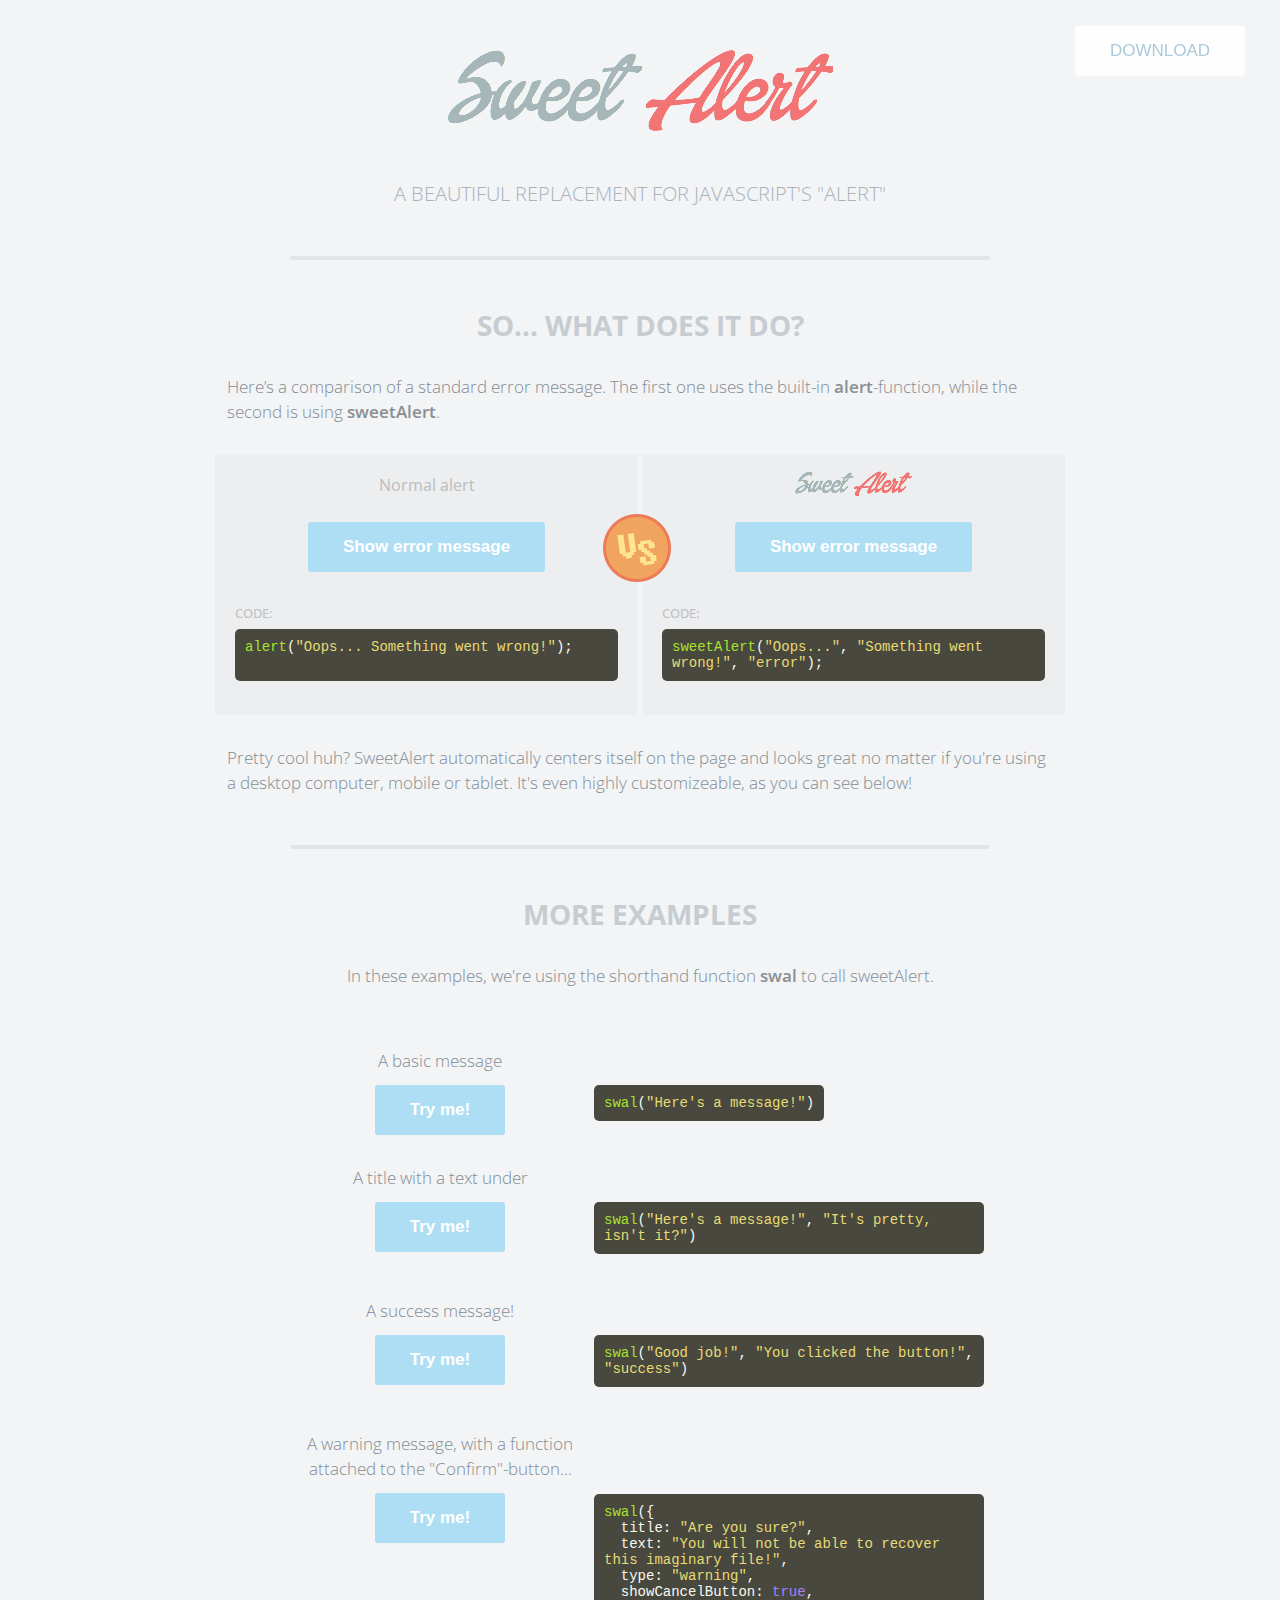
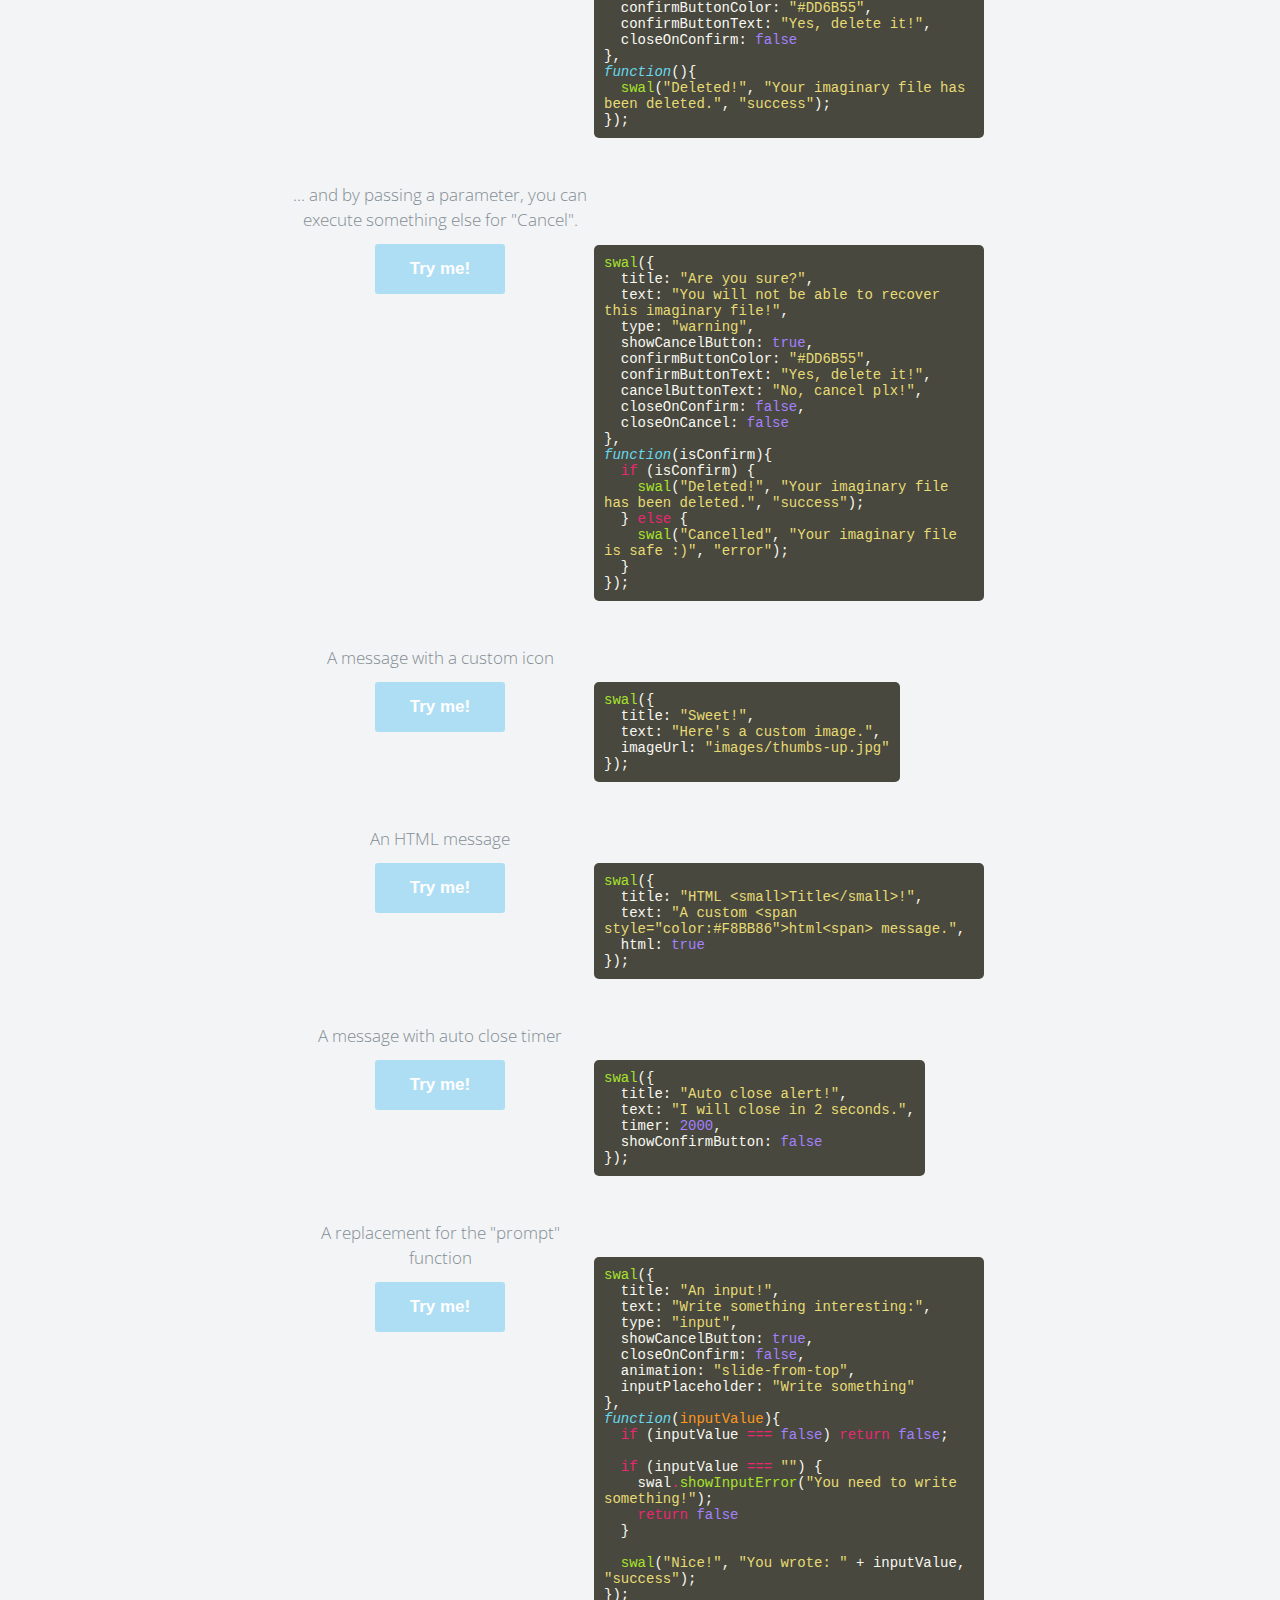
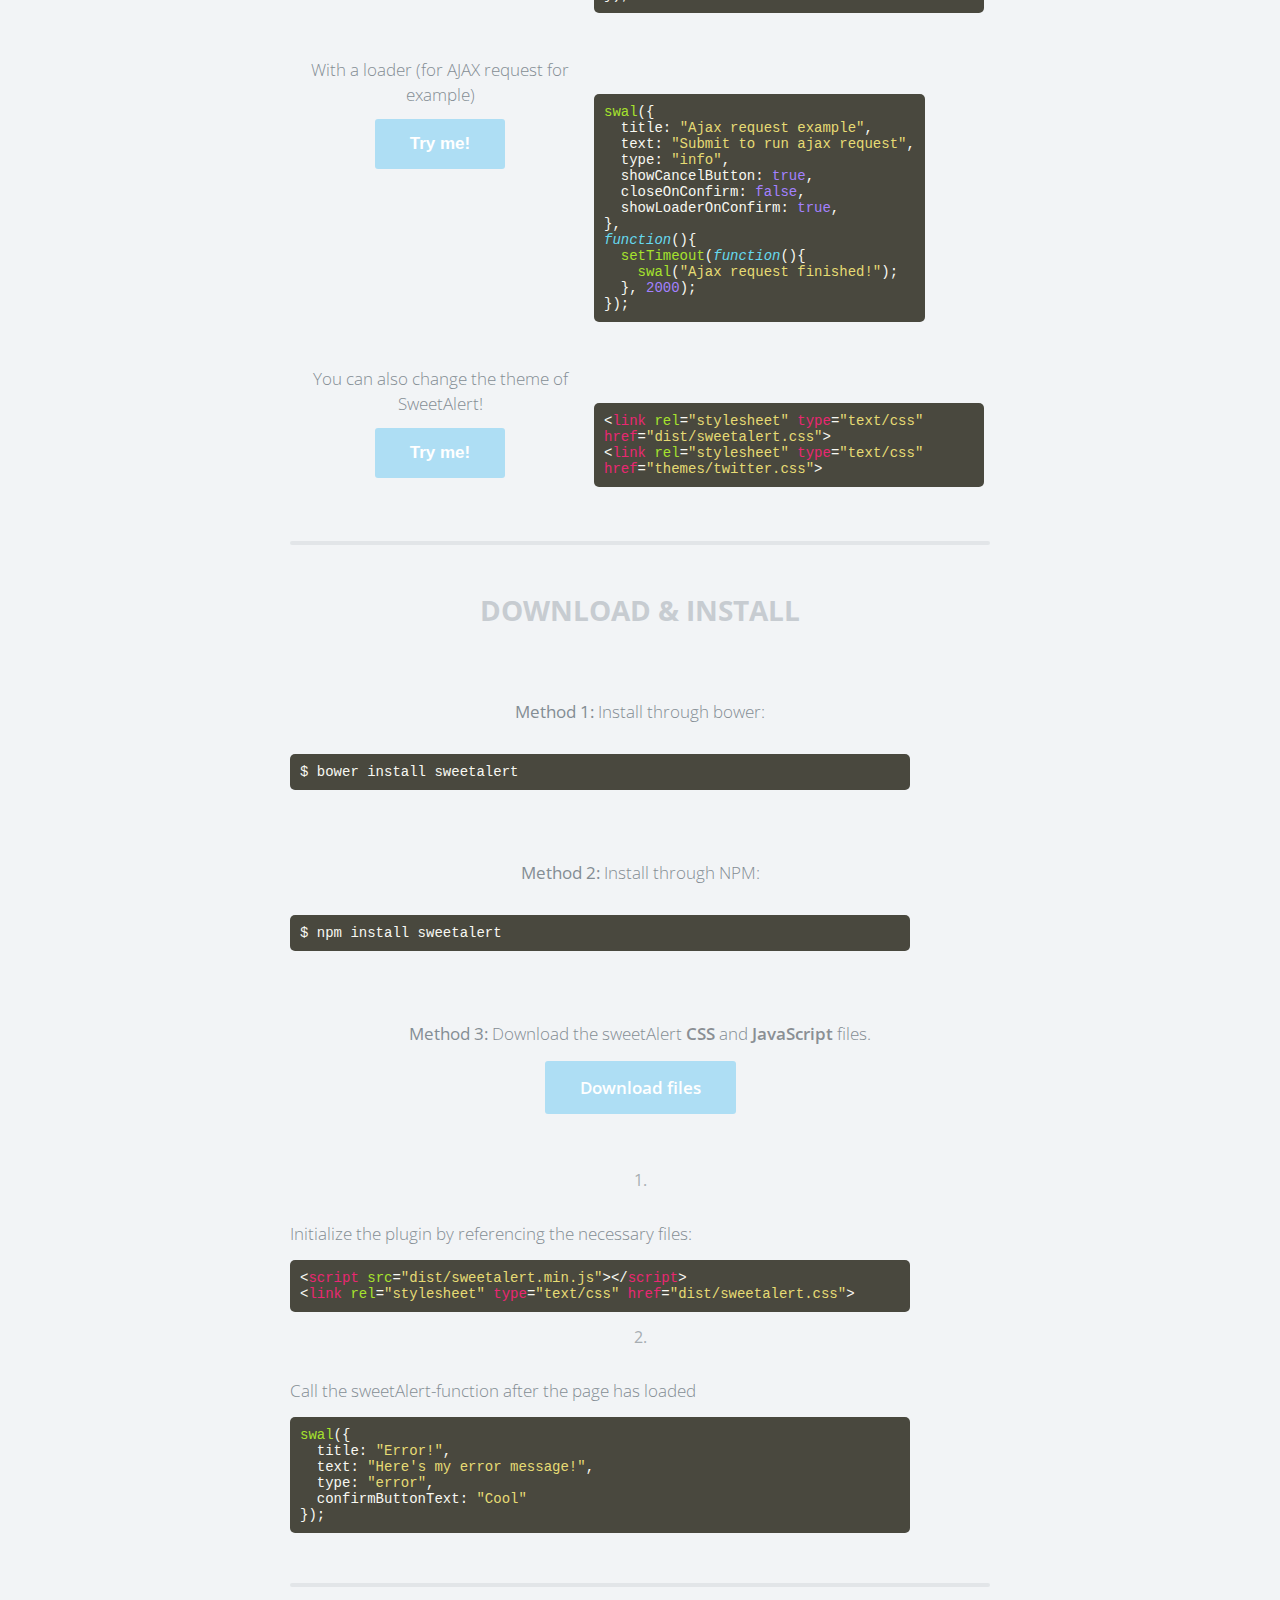
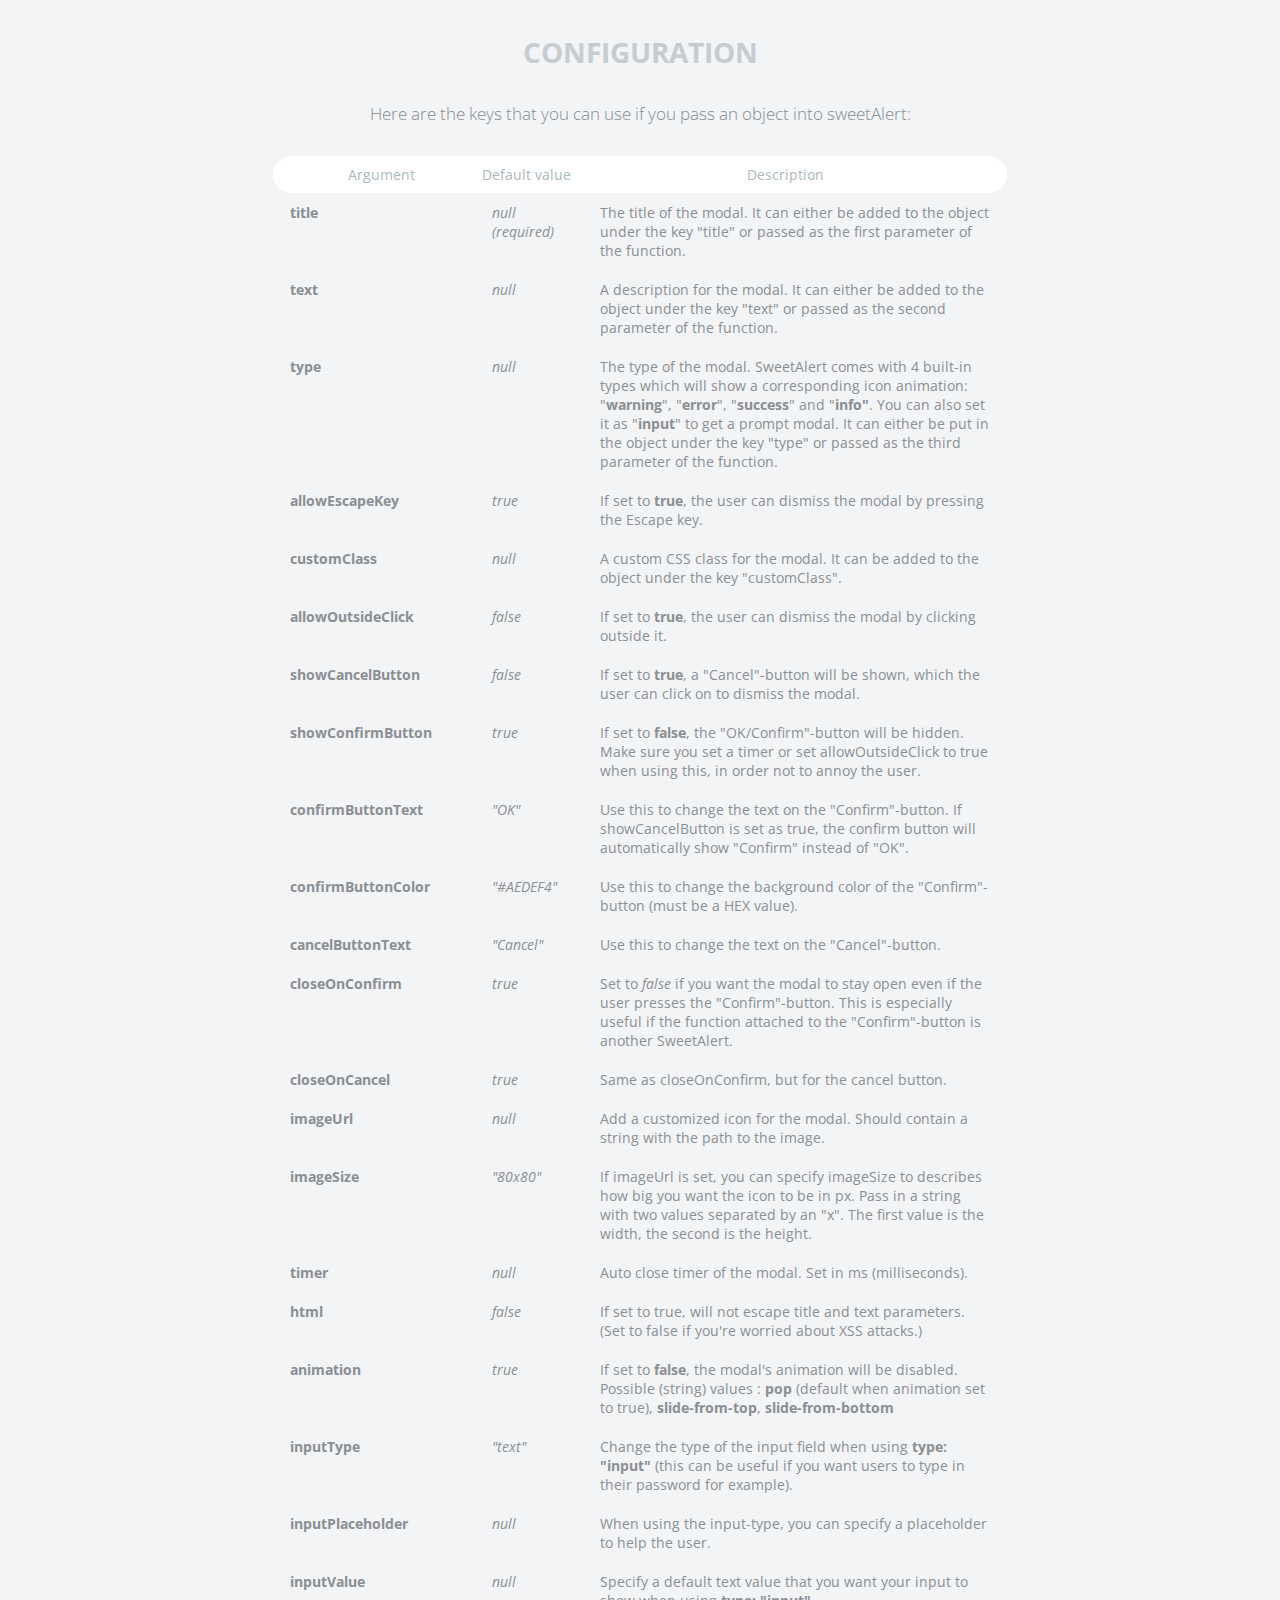
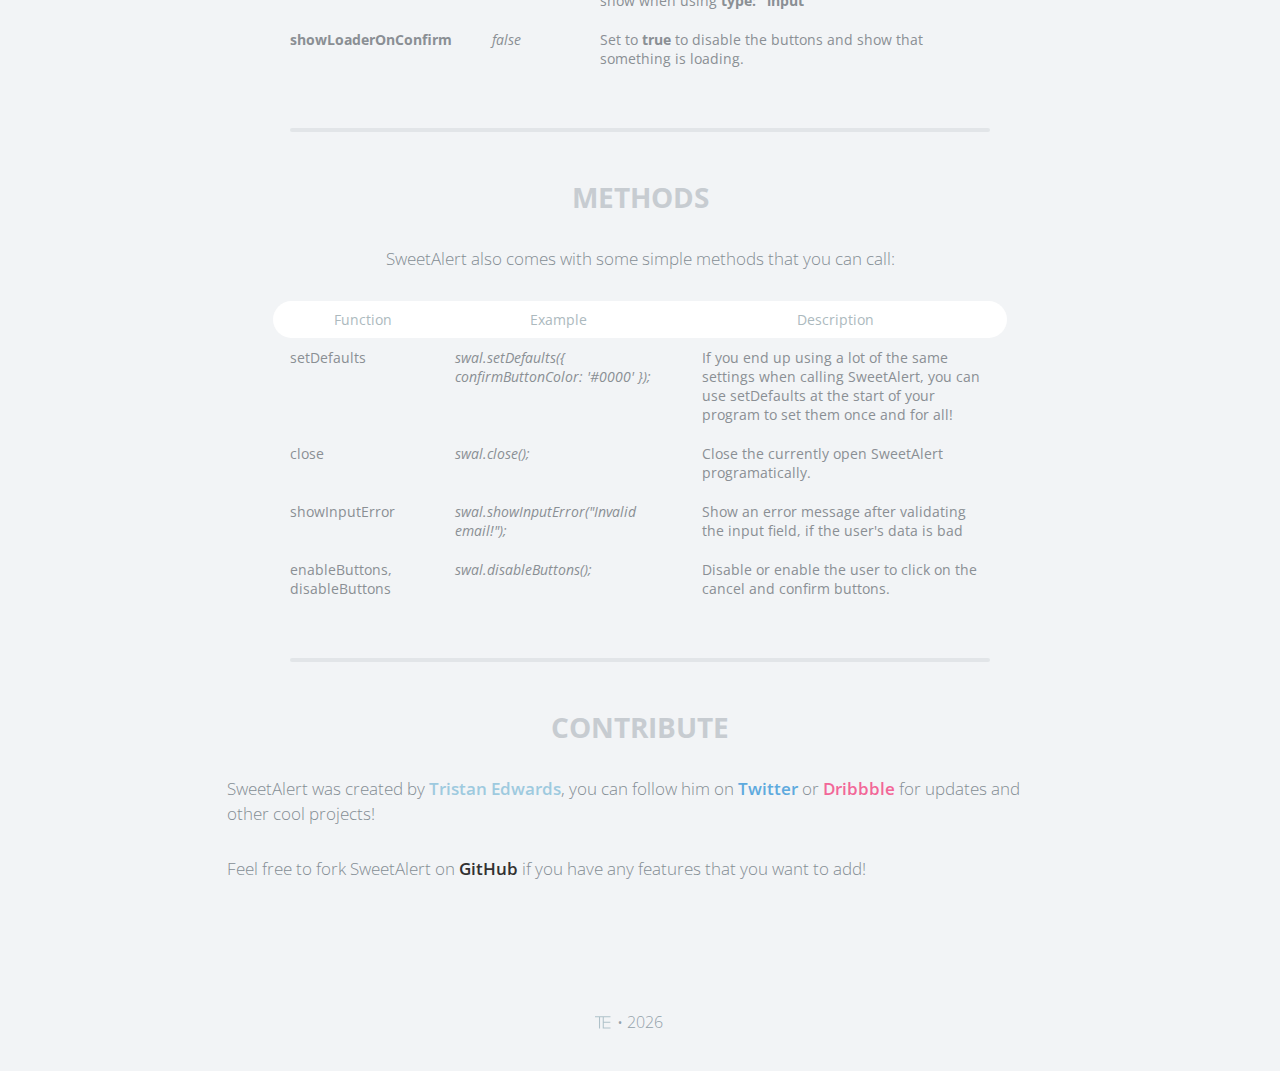
<file: www/lib/sweetalert/index.html>
<!doctype html>

<html>

<head>
  <meta charset="utf-8">
  <meta name="viewport" content="width=device-width, initial-scale=1, maximum-scale=1, user-scalable=0" />
  <title>SweetAlert</title>

  <link rel="stylesheet" href="example/example.css">
  <script src="https://code.jquery.com/jquery-2.1.3.min.js"></script>

  <!-- This is what you need -->
  <script src="dist/sweetalert-dev.js"></script>
  <link rel="stylesheet" href="dist/sweetalert.css">
  <!--.......................-->

</head>

<body>

<h1>Sweet Alert</h1>
<h2>A beautiful replacement for JavaScript's "Alert"</h2>
<button class="download">Download</button>

<!-- What does it do? -->
<h3>So... What does it do?</h3>
<p>Here’s a comparison of a standard error message. The first one uses the built-in <strong>alert</strong>-function, while the second is using <strong>sweetAlert</strong>.</p>

<div class="showcase normal">
	<h4>Normal alert</h4>
	<button>Show error message</button>

	<h5>Code:</h5>
	<pre><span class="attr">alert</span>(<span class="str">"Oops... Something went wrong!"</span>);

	</pre>

	<div class="vs-icon"></div>
</div>

<div class="showcase sweet">
	<h4>Sweet Alert</h4>
	<button>Show error message</button>

	<h5>Code:</h5>
	<pre><span class="attr">sweetAlert</span>(<span class="str">"Oops..."</span>, <span class="str">"Something went wrong!"</span>, <span class="str">"error"</span>);</pre>
</div>

<p>Pretty cool huh? SweetAlert automatically centers itself on the page and looks great no matter if you're using a desktop computer, mobile or tablet. It's even highly customizeable, as you can see below!</p>


<!-- Examples -->
<h3>More examples</h3>

<p class="center">In these examples, we're using the shorthand function <strong>swal</strong> to call sweetAlert.</p>

<ul class="examples">

	<li class="message">
		<div class="ui">
			<p>A basic message</p>
			<button>Try me!</button>
		</div>
		<pre><span class="attr">swal</span>(<span class="str">"Here's a message!"</span>)</pre>
	</li>

	<li class="title-text">
		<div class="ui">
			<p>A title with a text under</p>
			<button>Try me!</button>
		</div>
		<pre><span class="attr">swal</span>(<span class="str">"Here's a message!"</span>, <span class="str">"It's pretty, isn't it?"</span>)</pre>
	</li>

	<li class="success">
		<div class="ui">
			<p>A success message!</p>
			<button>Try me!</button>
		</div>
		<pre><span class="attr">swal</span>(<span class="str">"Good job!"</span>, <span class="str">"You clicked the button!"</span>, <span class="str">"success"</span>)</pre>
	</li>

	<li class="warning confirm">
		<div class="ui">
			<p>A warning message, with a function attached to the "Confirm"-button...</p>
			<button>Try me!</button>
		</div>
		<pre><span class="attr">swal</span>({
&nbsp;&nbsp;title: <span class="str">"Are you sure?"</span>,
&nbsp;&nbsp;text: <span class="str">"You will not be able to recover this imaginary file!"</span>,
&nbsp;&nbsp;type: <span class="str">"warning"</span>,
&nbsp;&nbsp;showCancelButton: <span class="val">true</span>,
&nbsp;&nbsp;confirmButtonColor: <span class="str">"#DD6B55"</span>,
&nbsp;&nbsp;confirmButtonText: <span class="str">"Yes, delete it!"</span>,
&nbsp;&nbsp;closeOnConfirm: <span class="val">false</span>
},
<span class="func"><i>function</i></span>(){
&nbsp;&nbsp;<span class="attr">swal</span>(<span class="str">"Deleted!"</span>, <span class="str">"Your imaginary file has been deleted."</span>, <span class="str">"success"</span>);
});</pre>
	</li>

	<li class="warning cancel">
		<div class="ui">
			<p>... and by passing a parameter, you can execute something else for "Cancel".</p>
			<button>Try me!</button>
		</div>
		<pre><span class="attr">swal</span>({
&nbsp;&nbsp;title: <span class="str">"Are you sure?"</span>,
&nbsp;&nbsp;text: <span class="str">"You will not be able to recover this imaginary file!"</span>,
&nbsp;&nbsp;type: <span class="str">"warning"</span>,
&nbsp;&nbsp;showCancelButton: <span class="val">true</span>,
&nbsp;&nbsp;confirmButtonColor: <span class="str">"#DD6B55"</span>,
&nbsp;&nbsp;confirmButtonText: <span class="str">"Yes, delete it!"</span>,
&nbsp;&nbsp;cancelButtonText: <span class="str">"No, cancel plx!"</span>,
&nbsp;&nbsp;closeOnConfirm: <span class="val">false</span>,
&nbsp;&nbsp;closeOnCancel: <span class="val">false</span>
},
<span class="func"><i>function</i></span>(isConfirm){
&nbsp;&nbsp;<span class="tag">if</span> (isConfirm) {
&nbsp;&nbsp;&nbsp;&nbsp;<span class="attr">swal</span>(<span class="str">"Deleted!"</span>, <span class="str">"Your imaginary file has been deleted."</span>, <span class="str">"success"</span>);
&nbsp;&nbsp;} <span class="tag">else</span> {
	&nbsp;&nbsp;&nbsp;&nbsp;<span class="attr">swal</span>(<span class="str">"Cancelled"</span>, <span class="str">"Your imaginary file is safe :)"</span>, <span class="str">"error"</span>);
&nbsp;&nbsp;}
});</pre>
	</li>

	<li class="custom-icon">
		<div class="ui">
			<p>A message with a custom icon</p>
			<button>Try me!</button>
		</div>
		<pre><span class="attr">swal</span>({
&nbsp;&nbsp;title: <span class="str">"Sweet!"</span>,
&nbsp;&nbsp;text: <span class="str">"Here's a custom image."</span>,
&nbsp;&nbsp;imageUrl: <span class="str">"images/thumbs-up.jpg"</span>
});</pre>
	</li>

	<li class="message-html">
		<div class="ui">
			<p>An HTML message</p>
			<button>Try me!</button>
		</div>
		<pre><span class="attr">swal</span>({
&nbsp;&nbsp;title: <span class="str">"HTML &lt;small&gt;Title&lt;/small&gt;!"</span>,
&nbsp;&nbsp;text: <span class="str">"A custom &lt;span style="color:#F8BB86"&gt;html&lt;span&gt; message."</span>,
&nbsp;&nbsp;html: <span class="val">true</span>
});</pre>
	</li>

	<li class="timer">
		<div class="ui">
			<p>A message with auto close timer</p>
			<button>Try me!</button>
		</div>
		<pre><span class="attr">swal</span>({
&nbsp;&nbsp;title: <span class="str">"Auto close alert!"</span>,
&nbsp;&nbsp;text: <span class="str">"I will close in 2 seconds."</span>,
&nbsp;&nbsp;timer: <span class="val">2000</span>,
&nbsp;&nbsp;showConfirmButton: <span class="val">false</span>
});</pre>
	</li>


	<li class="input">
		<div class="ui">
			<p>A replacement for the "prompt" function</p>
			<button>Try me!</button>
		</div>
		<pre><span class="attr">swal</span>({
&nbsp;&nbsp;title: <span class="str">"An input!"</span>,
&nbsp;&nbsp;text: <span class="str">"Write something interesting:"</span>,
&nbsp;&nbsp;type: <span class="str">"input"</span>,
&nbsp;&nbsp;showCancelButton: <span class="val">true</span>,
&nbsp;&nbsp;closeOnConfirm: <span class="val">false</span>,
&nbsp;&nbsp;animation: <span class="str">"slide-from-top"</span>,
&nbsp;&nbsp;inputPlaceholder: <span class="str">"Write something"</span>
},
<span class="func"><i>function</i></span>(<span class="arg">inputValue</span>){
&nbsp;&nbsp;<span class="tag">if</span> (inputValue <span class="tag">===</span> <span class="val">false</span>) <span class="tag">return</span> <span class="val">false</span>;
&nbsp;&nbsp;
&nbsp;&nbsp;<span class="tag">if</span> (inputValue <span class="tag">===</span> <span class="str">""</span>) {
&nbsp;&nbsp;&nbsp;&nbsp;swal<span class="tag">.</span><span class="attr">showInputError</span>(<span class="str">"You need to write something!"</span>);
&nbsp;&nbsp;&nbsp;&nbsp;<span class="tag">return</span> <span class="val">false</span>
&nbsp;&nbsp;}
&nbsp;&nbsp;
&nbsp;&nbsp;<span class="attr">swal</span>(<span class="str">"Nice!"</span>, <span class="str">"You wrote: "</span> + inputValue, <span class="str">"success"</span>);
});</pre>
	</li>

  <li class="ajax">
    <div class="ui">
			<p>With a loader (for AJAX request for example)</p>
			<button>Try me!</button>
		</div>
		<pre><span class="attr">swal</span>({
&nbsp;&nbsp;title: <span class="str">"Ajax request example"</span>,
&nbsp;&nbsp;text: <span class="str">"Submit to run ajax request"</span>,
&nbsp;&nbsp;type: <span class="str">"info"</span>,
&nbsp;&nbsp;showCancelButton: <span class="val">true</span>,
&nbsp;&nbsp;closeOnConfirm: <span class="val">false</span>,
&nbsp;&nbsp;showLoaderOnConfirm: <span class="val">true</span>,
},
<span class="func"><i>function</i></span>(){
&nbsp;&nbsp;<span class="attr">setTimeout</span>(<span class="func"><i>function</i></span>(){
&nbsp;&nbsp;&nbsp;&nbsp;<span class="attr">swal</span>(<span class="str">"Ajax request finished!"</span>);
&nbsp;&nbsp;}, <span class="val">2000</span>);
});</pre>
	</li>

	<li class="theme">
		<div class="ui">
			<p>You can also change the theme of SweetAlert!</p>
			<button>Try me!</button>
		</div>
		<pre>&lt;<span class="tag">link</span> <span class="attr">rel</span>=<span class="str">"stylesheet"</span> <span class="tag">type</span>=<span class="str">"text/css"</span> <span class="tag">href</span>=<span class="str">"dist/sweetalert.css"</span>&gt;
			&lt;<span class="tag">link</span> <span class="attr">rel</span>=<span class="str">"stylesheet"</span> <span class="tag">type</span>=<span class="str">"text/css"</span> <span class="tag">href</span>=<span class="str">"themes/twitter.css"</span>&gt;</pre>
	</li>

</ul>


<!-- Download & Install -->
<h3 id="download-section">Download & install</h3>

<div class="center-container">
	<p class="center"><b>Method 1:</b> Install through bower:</p>
	<pre class="center">$ bower install sweetalert</pre>
</div>

<div class="center-container">
	<p class="center"><b>Method 2:</b> Install through NPM:</p>
	<pre class="center">$ npm install sweetalert</pre>
</div>

<p class="center"><b>Method 3:</b> Download the sweetAlert <strong>CSS</strong> and <strong>JavaScript</strong> files.</p>

<a class="button" href="https://github.com/t4t5/sweetalert/archive/master.zip" download>Download files</a>

<ol>
	<li>
		<p>Initialize the plugin by referencing the necessary files:</p>
		<pre>&lt;<span class="tag">script</span> <span class="attr">src</span>=<span class="str">"dist/sweetalert.min.js"</span>&gt;&lt;/<span class="tag">script</span>&gt;
&lt;<span class="tag">link</span> <span class="attr">rel</span>=<span class="str">"stylesheet"</span> <span class="tag">type</span>=<span class="str">"text/css"</span> <span class="tag">href</span>=<span class="str">"dist/sweetalert.css"</span>&gt;</pre>
	</li>

	<li>
		<p>Call the sweetAlert-function after the page has loaded</p>
		<pre><span class="attr">swal</span>({
&nbsp;&nbsp;title: <span class="str">"Error!"</span>,
&nbsp;&nbsp;text: <span class="str">"Here's my error message!"</span>,
&nbsp;&nbsp;type: <span class="str">"error"</span>,
&nbsp;&nbsp;confirmButtonText: <span class="str">"Cool"</span>
});
</pre>
	</li>
</ol>



<!-- Configuration -->
<h3>Configuration</h3>

<p class="center">Here are the keys that you can use if you pass an object into sweetAlert:</p>

<table>
	<tr class="titles">
		<th>
			<div class="border-left"></div>
			Argument
		</th>
		<th>Default value</th>
		<th>
			<div class="border-right"></div>
			Description
		</th>
	</tr>
	<tr>
		<td><b>title</b></td>
		<td><i>null (required)</i></td>
		<td>The title of the modal. It can either be added to the object under the key "title" or passed as the first parameter of the function.</td>
	</tr>
	<tr>
		<td><b>text</b></td>
		<td><i>null</i></td>
		<td>A description for the modal. It can either be added to the object under the key "text" or passed as the second parameter of the function.</td>
	</tr>
	<tr>
		<td><b>type</b></td>
		<td><i>null</i></td>
		<td>The type of the modal. SweetAlert comes with 4 built-in types which will show a corresponding icon animation: "<strong>warning</strong>", "<strong>error</strong>", "<strong>success</strong>" and "<strong>info"</strong>. You can also set it as "<strong>input</strong>" to get a prompt modal. It can either be put in the object under the key "type" or passed as the third parameter of the function.</td>
	</tr>
    <tr>
      <td><b>allowEscapeKey</b></td>
      <td><i>true</i></td>
      <td>If set to <strong>true</strong>, the user can dismiss the modal by pressing the Escape key.</td>
    </tr>
	<tr>
		<td><b>customClass</b></td>
		<td><i>null</i></td>
		<td>A custom CSS class for the modal. It can be added to the object under the key "customClass".</td>
	</tr>
	<tr>
		<td><b>allowOutsideClick</b></td>
		<td><i>false</i></td>
		<td>If set to <strong>true</strong>, the user can dismiss the modal by clicking outside it.</td>
	</tr>
	<tr>
		<td><b>showCancelButton</b></td>
		<td><i>false</i></td>
		<td>If set to <strong>true</strong>, a "Cancel"-button will be shown, which the user can click on to dismiss the modal.</td>
	</tr>
	<tr>
		<td><b>showConfirmButton</b></td>
		<td><i>true</i></td>
		<td>If set to <strong>false</strong>, the "OK/Confirm"-button will be hidden. Make sure you set a timer or set allowOutsideClick to true when using this, in order not to annoy the user.</td>
	</tr>
	<tr>
		<td><b>confirmButtonText</b></td>
		<td><i>"OK"</i></td>
		<td>Use this to change the text on the "Confirm"-button. If showCancelButton is set as true, the confirm button will automatically show "Confirm" instead of "OK".</td>
	</tr>
	<tr>
		<td><b>confirmButtonColor</b></td>
		<td><i>"#AEDEF4"</i></td>
		<td>Use this to change the background color of the "Confirm"-button (must be a HEX value).</td>
	</tr>
	<tr>
		<td><b>cancelButtonText</b></td>
		<td><i>"Cancel"</i></td>
		<td>Use this to change the text on the "Cancel"-button.</td>
	</tr>
	<tr>
		<td><b>closeOnConfirm</b></td>
		<td><i>true</i></td>
		<td>Set to <i>false</i> if you want the modal to stay open even if the user presses the "Confirm"-button. This is especially useful if the function attached to the "Confirm"-button is another SweetAlert.</td>
	</tr>
	<tr>
		<td><b>closeOnCancel</b></td>
		<td><i>true</i></td>
		<td>Same as closeOnConfirm, but for the cancel button.</td>
	</tr>
	<tr>
		<td><b>imageUrl</b></td>
		<td><i>null</i></td>
		<td>Add a customized icon for the modal. Should contain a string with the path to the image.</td>
	</tr>
	<tr>
		<td><b>imageSize</b></td>
		<td><i>"80x80"</i></td>
		<td>If imageUrl is set, you can specify imageSize to describes how big you want the icon to be in px. Pass in a string with two values separated by an "x". The first value is the width, the second is the height.</td>
	</tr>
	<tr>
		<td><b>timer</b></td>
		<td><i>null</i></td>
		<td>Auto close timer of the modal. Set in ms (milliseconds).</td>
	</tr>
	<tr>
		<td><b>html</b></td>
		<td><i>false</i></td>
		<td>If set to true, will not escape title and text parameters. (Set to false if you're worried about XSS attacks.)</td>
	</tr>
	<tr>
		<td><b>animation</b></td>
		<td><i>true</i></td>
		<td>If set to <strong>false</strong>, the modal's animation will be disabled. Possible (string) values : <strong>pop</strong> (default when animation set to true), <strong>slide-from-top</strong>, <strong>slide-from-bottom</strong></td>
	</tr>
	<tr>
		<td><b>inputType</b></td>
		<td><i>"text"</i></td>
		<td>Change the type of the input field when using <strong>type: "input"</strong> (this can be useful if you want users to type in their password for example).</td>
	</tr>
	<tr>
		<td><b>inputPlaceholder</b></td>
		<td><i>null</i></td>
		<td>When using the input-type, you can specify a placeholder to help the user.</td>
	</tr>
	<tr>
		<td><b>inputValue</b></td>
		<td><i>null</i></td>
		<td>Specify a default text value that you want your input to show when using <strong>type: "input"</strong></td>
	</tr>
	<tr>
		<td><b>showLoaderOnConfirm</b></td>
		<td><i>false</i></td>
    <td>Set to <strong>true</strong> to disable the buttons and show that something is loading.</td>
	</tr>
</table>


<!-- Methods -->
<h3>Methods</h3>

<p class="center">SweetAlert also comes with some simple methods that you can call:</p>

<table>
	<tr class="titles">
		<th>
			<div class="border-left"></div>
			Function
		</th>
		<th>Example</th>
		<th>
			<div class="border-right"></div>
			Description
		</th>
	</tr>
	<tr>
		<td>setDefaults</td>
		<td><i>swal.setDefaults({ confirmButtonColor: '#0000' });</i></td>
		<td>If you end up using a lot of the same settings when calling SweetAlert, you can use setDefaults at the start of your program to set them once and for all!</td>
	</tr>
	<tr>
		<td>close</td>
		<td><i>swal.close();</i></td>
		<td>Close the currently open SweetAlert programatically.</td>
	</tr>
	<tr>
		<td>showInputError</td>
		<td><i>swal.showInputError("Invalid email!");</i></td>
		<td>Show an error message after validating the input field, if the user's data is bad</td>
	</tr>
	<tr>
		<td>enableButtons, disableButtons</td>
		<td><i>swal.disableButtons();</i></td>
		<td>Disable or enable the user to click on the cancel and confirm buttons.</td>
	</tr>
</table>



<!-- Contribute -->
<h3>Contribute</h3>
<p>SweetAlert was created by <a href="http://tristanedwards.me" target="_blank">Tristan Edwards</a>, you can follow him on <a href="https://twitter.com/t4t5" target="_blank" class="twitter">Twitter</a> or <a href="https://dribbble.com/tristanedwards" target="_blank" class="dribbble">Dribbble</a> for updates and other cool projects!</p>
<p>Feel free to fork SweetAlert on <a href="https://github.com/t4t5/sweetalert" class="github">GitHub</a> if you have any features that you want to add!</p>


<footer>
	<span class="te-logo">TE</span> • <script>document.write(new Date().getFullYear())</script>
</footer>


<script>

document.querySelector('button.download').onclick = function(){
	$("html, body").animate({ scrollTop: $("#download-section").offset().top }, 1000);
};

document.querySelector('.showcase.normal button').onclick = function(){
	alert("Oops... Something went wrong!");
};

document.querySelector('.showcase.sweet button').onclick = function(){
	swal("Oops...", "Something went wrong!", "error");
};

document.querySelector('ul.examples li.message button').onclick = function(){
	swal("Here's a message!");
};

document.querySelector('ul.examples li.timer button').onclick = function(){
	swal({
		title: "Auto close alert!",
		text: "I will close in 2 seconds.",
		timer: 2000,
		showConfirmButton: false
	});
};

document.querySelector('ul.examples li.title-text button').onclick = function(){
	swal("Here's a message!", "It's pretty, isn't it?");
};

document.querySelector('ul.examples li.success button').onclick = function(){
	swal("Good job!", "You clicked the button!", "success");
};

document.querySelector('ul.examples li.warning.confirm button').onclick = function(){
	swal({
		title: "Are you sure?",
		text: "You will not be able to recover this imaginary file!",
		type: "warning",
		showCancelButton: true,
		confirmButtonColor: '#DD6B55',
		confirmButtonText: 'Yes, delete it!',
		closeOnConfirm: false
	},
	function(){
		swal("Deleted!", "Your imaginary file has been deleted!", "success");
	});
};

document.querySelector('ul.examples li.warning.cancel button').onclick = function(){
	swal({
		title: "Are you sure?",
		text: "You will not be able to recover this imaginary file!",
		type: "warning",
		showCancelButton: true,
		confirmButtonColor: '#DD6B55',
		confirmButtonText: 'Yes, delete it!',
		cancelButtonText: "No, cancel plx!",
		closeOnConfirm: false,
		closeOnCancel: false
	},
	function(isConfirm){
    if (isConfirm){
      swal("Deleted!", "Your imaginary file has been deleted!", "success");
    } else {
      swal("Cancelled", "Your imaginary file is safe :)", "error");
    }
	});
};

document.querySelector('ul.examples li.custom-icon button').onclick = function(){
	swal({
		title: "Sweet!",
		text: "Here's a custom image.",
		imageUrl: 'example/images/thumbs-up.jpg'
	});
};

document.querySelector('ul.examples li.message-html button').onclick = function(){
	swal({
		title: "HTML <small>Title</small>!",
		text: 'A custom <span style="color:#F8BB86">html<span> message.',
		html: true
	});
};

document.querySelector('ul.examples li.input button').onclick = function(){
	swal({
		title: "An input!",
		text: 'Write something interesting:',
		type: 'input',
		showCancelButton: true,
		closeOnConfirm: false,
		animation: "slide-from-top",
		inputPlaceholder: "Write something",
	},
	function(inputValue){
		if (inputValue === false) return false;

		if (inputValue === "") {
			swal.showInputError("You need to write something!");
			return false;
		}
    
		swal("Nice!", 'You wrote: ' + inputValue, "success");

	});
};

document.querySelector('ul.examples li.theme button').onclick = function() {
	swal({
		title: "Themes!",
		text: "Here's the Twitter theme for SweetAlert!",
		confirmButtonText: "Cool!",
		customClass: 'twitter'
	});
};

document.querySelector('ul.examples li.ajax button').onclick = function() {
  swal({
    title: 'Ajax request example',
    text: 'Submit to run ajax request',
    type: 'info',
    showCancelButton: true,
    closeOnConfirm: false,
    showLoaderOnConfirm: true,
  }, function(){
    setTimeout(function() {
      swal('Ajax request finished!');
    }, 2000);
  });
};

</script>



</body>

</html>
</file>
<file: www/lib/sweetalert/example/example.css>
@import url(http://fonts.googleapis.com/css?family=Open+Sans:400,600,700,300);
@import url(http://fonts.googleapis.com/css?family=Open+Sans+Condensed:700);
body {
  background-color: #f2f4f6;
  font-family: 'Open Sans', sans-serif;
  text-align: center; }

h1 {
  background-image: url("images/logo_big.png");
  background-image: -webkit-image-set(url("images/logo_big.png") 1x, url("images/logo_big@2x.png") 2x);
  width: 385px;
  height: 81px;
  text-indent: -9999px;
  white-space: nowrap;
  margin: 50px auto; }
  @media all and (max-width: 420px) {
    h1 {
      width: 300px;
      background-size: contain;
      background-repeat: no-repeat;
      background-position: center; } }
  @media all and (max-width: 330px) {
    h1 {
      width: 250px; } }

h2 {
  font-size: 20px;
  color: #A9B2BC;
  line-height: 25px;
  text-transform: uppercase;
  font-weight: 300;
  text-align: center;
  display: block; }

h3 {
  font-size: 28px;
  color: #C7CCD1;
  text-transform: uppercase;
  font-family: 'Open Sans Condensed', sans-serif;
  margin-top: 100px;
  text-align: center;
  position: relative; }
  h3#download-section {
    margin-top: 50px;
    padding-top: 40px; }
  h3::after {
    content: "";
    background-color: #e2e5e8;
    height: 4px;
    width: 700px;
    left: 50%;
    margin-left: -350px;
    position: absolute;
    margin-top: -50px;
    border-radius: 2px; }
    @media all and (max-width: 740px) {
      h3::after {
        width: auto;
        left: 20px;
        right: 20px;
        margin-left: 0; } }

a {
  text-decoration: none; }

p {
  max-width: 826px;
  margin: 30px auto;
  font-size: 17px;
  font-weight: 300;
  color: #848D94;
  line-height: 25px;
  text-align: left; }
  p.center {
    text-align: center; }
  p strong {
    color: #8A8F94;
    font-weight: 600; }
  p a {
    color: #9ECADF;
    font-weight: 600; }
    p a:hover {
      text-decoration: underline; }
    p a.twitter {
      color: #5eaade; }
    p a.dribbble {
      color: #f26798; }
    p a.github {
      color: #323131; }

button, .button {
  background-color: #AEDEF4;
  color: white;
  border: none;
  box-shadow: none;
  font-size: 17px;
  font-weight: 500;
  font-weight: 600;
  border-radius: 3px;
  padding: 15px 35px;
  margin: 26px 5px 0 5px;
  cursor: pointer; }
  button:focus, .button:focus {
    outline: none; }
  button:hover, .button:hover {
    background-color: #a1d9f2; }
  button:active, .button:active {
    background-color: #81ccee; }
  button.cancel, .button.cancel {
    background-color: #D0D0D0; }
    button.cancel:hover, .button.cancel:hover {
      background-color: #c8c8c8; }
    button.cancel:active, .button.cancel:active {
      background-color: #b6b6b6; }
  button.download, .button.download {
    position: fixed;
    right: 30px;
    top: 0;
    background-color: rgba(255, 255, 255, 0.9);
    color: #ABCADA;
    font-weight: 500;
    text-transform: uppercase;
    z-index: 3; }
    @media all and (max-width: 1278px) {
      button.download, .button.download {
        display: none; } }

.center-container {
  max-width: 700px;
  margin: 70px auto; }

pre {
  background-color: #49483e;
  color: #f8f8f2;
  padding: 10px;
  border-radius: 5px;
  white-space: pre-line;
  text-align: left;
  font-size: 14px;
  max-width: 600px; }
  pre .str {
    color: #e6db74; }
  pre .func {
    color: #66d9ef; }
  pre .val {
    color: #a381ff; }
  pre .tag {
    color: #e92772; }
  pre .attr {
    color: #a6e22d; }
  pre .arg {
    color: #fd9720; }

.showcase {
  background-color: #eceef0;
  padding: 20px;
  display: inline-block;
  width: 383px;
  vertical-align: top;
  position: relative; }
  @media all and (max-width: 865px) {
    .showcase {
      margin: 5px auto;
      padding: 46px 20px; } }
  @media all and (max-width: 440px) {
    .showcase {
      width: auto; } }
  .showcase h4 {
    font-size: 16px;
    color: #BCBCBC;
    line-height: 22px;
    margin: 0 auto;
    font-weight: 400; }
  .showcase.sweet h4 {
    width: 117px;
    height: 25px;
    margin-top: -3px;
    text-indent: -9999px;
    background-image: url("images/logo_small.png");
    background-image: -webkit-image-set(url("images/logo_small.png") 1x, url("images/logo_small@2x.png") 2x); }
  .showcase h5 {
    margin-bottom: -7px;
    text-align: left;
    font-weight: 500;
    text-transform: uppercase;
    color: #c2c2c2; }
  .showcase button {
    margin-bottom: 10px; }
  .showcase .vs-icon {
    background-image: url("images/vs_icon.png");
    background-image: -webkit-image-set(url("images/vs_icon.png") 1x, url("images/vs_icon@2x.png") 2x);
    width: 69px;
    height: 69px;
    position: absolute;
    right: -34px;
    top: 60px;
    z-index: 2; }
    @media all and (max-width: 865px) {
      .showcase .vs-icon {
        margin: 5px auto;
        right: auto;
        left: 50%;
        margin-left: -35px;
        top: auto;
        bottom: -35px; } }

ul.examples {
  list-style-type: none;
  width: 700px;
  margin: 0 auto;
  text-align: left;
  padding-left: 0; }
  @media all and (max-width: 758px) {
    ul.examples {
      width: auto; } }
  ul.examples li {
    padding-left: 0; }
  ul.examples .ui, ul.examples pre {
    display: inline-block;
    vertical-align: top; }
    @media all and (max-width: 758px) {
      ul.examples .ui, ul.examples pre {
        display: block;
        max-width: none;
        margin: 0 auto; } }
  ul.examples .ui {
    width: 300px;
    text-align: center; }
    ul.examples .ui button {
      margin-top: 12px; }
    ul.examples .ui p {
      text-align: center;
      margin-bottom: 0; }
  ul.examples pre {
    max-width: 370px;
    margin-top: 67px; }
    @media all and (max-width: 758px) {
      ul.examples pre {
        margin-top: 16px !important;
        margin-bottom: 60px; } }
  ul.examples .warning pre {
    margin-top: 93px; }

ol {
  max-width: 700px;
  margin: 70px auto;
  list-style-position: inside;
  padding-left: 0; }
  ol li {
    color: #A7ADB2; }
    ol li p {
      margin-bottom: 10px; }

table {
  width: 700px;
  font-size: 14px;
  color: #8a8f94;
  margin: 10px auto;
  text-align: left;
  border-collapse: collapse; }
  @media all and (max-width: 750px) {
    table {
      width: auto;
      margin: 10px 20px; } }
  table th {
    background-color: white;
    padding: 9px;
    color: #acb9be;
    font-weight: 400;
    text-align: center;
    position: relative; }
    table th .border-left, table th .border-right {
      position: absolute;
      background-color: white;
      border-radius: 50%;
      top: 0;
      left: -17px;
      width: 37px;
      height: 37px; }
    table th .border-right {
      left: auto;
      right: -17px; }
    @media all and (max-width: 750px) {
      table th:nth-child(2) {
        display: none; } }
  table td {
    padding: 10px 20px;
    vertical-align: top; }
    table td:first-child {
      padding-left: 0px; }
    table td:last-child {
      padding-right: 0px; }
    @media all and (max-width: 750px) {
      table td:nth-child(2) {
        display: none; } }
    @media all and (max-width: 360px) {
      table td {
        padding: 10px 4px; }
        table td b {
          font-size: 13px; } }

footer {
  margin-top: 100px;
  padding-bottom: 30px;
  color: #9A999F;
  display: inline-block;
  position: relative;
  color: gray;
  font-weight: 400;
  color: #93a1aa;
  font-weight: 300; }
  footer .te-logo {
    text-indent: -99999px;
    background-size: contain;
    background-repeat: no-repeat;
    background-position: center center;
    height: 16px;
    width: 16px;
    display: inline-block;
    margin-right: 5px;
    background-image: url("images/te-logo-small.svg");
    position: absolute;
    left: -22px;
    top: 3px; }

.sweet-alert.twitter {
  font-family: "Helvetica Neue", Helvetica, Arial, sans-serif;
  padding: 15px;
  padding-top: 55px;
  text-align: right;
  border-radius: 6px;
  box-shadow: 0px 0px 0px 1px rgba(0, 0, 0, 0.11), 0px 6px 30px rgba(0, 0, 0, 0.14); }
  .sweet-alert.twitter ~ .sweet-overlay {
    background: rgba(41, 47, 51, 0.9); }
  .sweet-alert.twitter h2 {
    position: absolute;
    top: 0;
    left: 0;
    right: 0;
    height: 40px;
    line-height: 40px;
    font-size: 16px;
    font-weight: 400;
    color: #8899a6;
    margin: 0;
    color: #66757f;
    border-bottom: 1px solid #e1e8ed; }
  .sweet-alert.twitter p {
    display: block;
    text-align: center;
    color: #66757f;
    font-weight: 400;
    font-size: 13px;
    margin-top: 7px; }
  .sweet-alert.twitter .sa-button-container {
    background-color: #f5f8fa;
    border-top: 1px solid #e1e8ed;
    box-shadow: 0px -1px 0px white;
    margin: -15px;
    margin-top: 0; }
  .sweet-alert.twitter[data-has-confirm-button=false][data-has-cancel-button=false] {
    padding-bottom: 10px; }
    .sweet-alert.twitter[data-has-confirm-button=false][data-has-cancel-button=false] .sa-button-container {
      display: none; }
  .sweet-alert.twitter button {
    border-radius: 2px;
    box-shadow: none !important;
    text-shadow: 0px -1px 0px rgba(0, 0, 0, 0.3);
    margin: 17px 0px;
    border-radius: 4px;
    font-size: 14px;
    font-weight: 600;
    padding: 8px 16px;
    position: relative; }
    .sweet-alert.twitter button:focus, .sweet-alert.twitter button.cancel:focus {
      box-shadow: none !important; }
      .sweet-alert.twitter button:focus::before, .sweet-alert.twitter button.cancel:focus::before {
        content: "";
        position: absolute;
        left: -5px;
        top: -5px;
        right: -5px;
        bottom: -5px;
        border: 2px solid #a5b0b4;
        border-radius: 8px; }
    .sweet-alert.twitter button.confirm {
      background-color: #55acee !important;
      background-image: linear-gradient(transparent, rgba(0, 0, 0, 0.05));
      -ms-filter: "progid:DXImageTransform.Microsoft.gradient(startColorstr=#00000000, endColorstr=#0C000000)";
      border: 1px solid #3b88c3;
      box-shadow: inset 0 1px 0 rgba(255, 255, 255, 0.15);
      margin-right: 15px; }
      .sweet-alert.twitter button.confirm:hover {
        background-color: #55acee;
        background-image: linear-gradient(transparent, rgba(0, 0, 0, 0.15));
        -ms-filter: "progid:DXImageTransform.Microsoft.gradient(startColorstr=#00000000, endColorstr=#26000000)";
        border-color: #3b88c3; }
    .sweet-alert.twitter button.cancel {
      color: #66757e;
      background-color: #f5f8fa;
      background-image: linear-gradient(#fff, #f5f8fa);
      text-shadow: 0px -1px 0px white;
      margin-right: 9px;
      border: 1px solid #e1e8ed; }
      .sweet-alert.twitter button.cancel:hover, .sweet-alert.twitter button.cancel:focus:hover {
        background-color: #e1e8ed;
        background-image: linear-gradient(#fff, #e1e8ed);
        -ms-filter: "progid:DXImageTransform.Microsoft.gradient(enabled=false)";
        border-color: #e1e8ed; }
      .sweet-alert.twitter button.cancel:focus {
        background: #fff;
        border-color: #fff; }
  .sweet-alert.twitter .sa-icon {
    transform: scale(0.72);
    margin-bottom: -2px;
    margin-top: -10px; }
  .sweet-alert.twitter input {
    border: 1px solid #e1e8ed;
    border-radius: 3px;
    padding: 10px 7px;
    height: auto;
    box-shadow: none;
    font-size: 13px;
    margin: 10px 0; }
    .sweet-alert.twitter input:focus {
      border-color: #94A1A6;
      box-shadow: inset 0 0 0 1px rgba(77, 99, 107, 0.7); }
  .sweet-alert.twitter fieldset .sa-input-error {
    display: none; }
  .sweet-alert.twitter .sa-error-container {
    text-align: center;
    border: none;
    background-color: #fbedc0;
    margin-bottom: 6px; }
    .sweet-alert.twitter .sa-error-container.show {
      border: 1px solid #f0e1b9; }
    .sweet-alert.twitter .sa-error-container .icon {
      display: none; }
    .sweet-alert.twitter .sa-error-container p {
      color: #292f33;
      font-weight: 600;
      margin-top: 0; }
</file>
<file: www/lib/sweetalert/dist/sweetalert.css>
body.stop-scrolling {
  height: 100%;
  overflow: hidden; }

.sweet-overlay {
  background-color: black;
  /* IE8 */
  -ms-filter: "progid:DXImageTransform.Microsoft.Alpha(Opacity=40)";
  /* IE8 */
  background-color: rgba(0, 0, 0, 0.4);
  position: fixed;
  left: 0;
  right: 0;
  top: 0;
  bottom: 0;
  display: none;
  z-index: 10000; }

.sweet-alert {
  background-color: white;
  font-family: 'Open Sans', 'Helvetica Neue', Helvetica, Arial, sans-serif;
  width: 478px;
  padding: 17px;
  border-radius: 5px;
  text-align: center;
  position: fixed;
  left: 50%;
  top: 50%;
  margin-left: -256px;
  margin-top: -200px;
  overflow: hidden;
  display: none;
  z-index: 99999; }
  @media all and (max-width: 540px) {
    .sweet-alert {
      width: auto;
      margin-left: 0;
      margin-right: 0;
      left: 15px;
      right: 15px; } }
  .sweet-alert h2 {
    color: #575757;
    font-size: 30px;
    text-align: center;
    font-weight: 600;
    text-transform: none;
    position: relative;
    margin: 25px 0;
    padding: 0;
    line-height: 40px;
    display: block; }
  .sweet-alert p {
    color: #797979;
    font-size: 16px;
    text-align: center;
    font-weight: 300;
    position: relative;
    text-align: inherit;
    float: none;
    margin: 0;
    padding: 0;
    line-height: normal; }
  .sweet-alert fieldset {
    border: none;
    position: relative; }
  .sweet-alert .sa-error-container {
    background-color: #f1f1f1;
    margin-left: -17px;
    margin-right: -17px;
    overflow: hidden;
    padding: 0 10px;
    max-height: 0;
    webkit-transition: padding 0.15s, max-height 0.15s;
    transition: padding 0.15s, max-height 0.15s; }
    .sweet-alert .sa-error-container.show {
      padding: 10px 0;
      max-height: 100px;
      webkit-transition: padding 0.2s, max-height 0.2s;
      transition: padding 0.25s, max-height 0.25s; }
    .sweet-alert .sa-error-container .icon {
      display: inline-block;
      width: 24px;
      height: 24px;
      border-radius: 50%;
      background-color: #ea7d7d;
      color: white;
      line-height: 24px;
      text-align: center;
      margin-right: 3px; }
    .sweet-alert .sa-error-container p {
      display: inline-block; }
  .sweet-alert .sa-input-error {
    position: absolute;
    top: 29px;
    right: 26px;
    width: 20px;
    height: 20px;
    opacity: 0;
    -webkit-transform: scale(0.5);
    transform: scale(0.5);
    -webkit-transform-origin: 50% 50%;
    transform-origin: 50% 50%;
    -webkit-transition: all 0.1s;
    transition: all 0.1s; }
    .sweet-alert .sa-input-error::before, .sweet-alert .sa-input-error::after {
      content: "";
      width: 20px;
      height: 6px;
      background-color: #f06e57;
      border-radius: 3px;
      position: absolute;
      top: 50%;
      margin-top: -4px;
      left: 50%;
      margin-left: -9px; }
    .sweet-alert .sa-input-error::before {
      -webkit-transform: rotate(-45deg);
      transform: rotate(-45deg); }
    .sweet-alert .sa-input-error::after {
      -webkit-transform: rotate(45deg);
      transform: rotate(45deg); }
    .sweet-alert .sa-input-error.show {
      opacity: 1;
      -webkit-transform: scale(1);
      transform: scale(1); }
  .sweet-alert input {
    width: 100%;
    box-sizing: border-box;
    border-radius: 3px;
    border: 1px solid #d7d7d7;
    height: 43px;
    margin-top: 10px;
    margin-bottom: 17px;
    font-size: 18px;
    box-shadow: inset 0px 1px 1px rgba(0, 0, 0, 0.06);
    padding: 0 12px;
    display: none;
    -webkit-transition: all 0.3s;
    transition: all 0.3s; }
    .sweet-alert input:focus {
      outline: none;
      box-shadow: 0px 0px 3px #c4e6f5;
      border: 1px solid #b4dbed; }
      .sweet-alert input:focus::-moz-placeholder {
        transition: opacity 0.3s 0.03s ease;
        opacity: 0.5; }
      .sweet-alert input:focus:-ms-input-placeholder {
        transition: opacity 0.3s 0.03s ease;
        opacity: 0.5; }
      .sweet-alert input:focus::-webkit-input-placeholder {
        transition: opacity 0.3s 0.03s ease;
        opacity: 0.5; }
    .sweet-alert input::-moz-placeholder {
      color: #bdbdbd; }
    .sweet-alert input:-ms-input-placeholder {
      color: #bdbdbd; }
    .sweet-alert input::-webkit-input-placeholder {
      color: #bdbdbd; }
  .sweet-alert.show-input input {
    display: block; }
  .sweet-alert .sa-confirm-button-container {
    display: inline-block;
    position: relative; }
  .sweet-alert .la-ball-fall {
    position: absolute;
    left: 50%;
    top: 50%;
    margin-left: -27px;
    margin-top: 4px;
    opacity: 0;
    visibility: hidden; }
  .sweet-alert button {
    background-color: #8CD4F5;
    color: white;
    border: none;
    box-shadow: none;
    font-size: 17px;
    font-weight: 500;
    -webkit-border-radius: 4px;
    border-radius: 5px;
    padding: 10px 32px;
    margin: 26px 5px 0 5px;
    cursor: pointer; }
    .sweet-alert button:focus {
      outline: none;
      box-shadow: 0 0 2px rgba(128, 179, 235, 0.5), inset 0 0 0 1px rgba(0, 0, 0, 0.05); }
    .sweet-alert button:hover {
      background-color: #7ecff4; }
    .sweet-alert button:active {
      background-color: #5dc2f1; }
    .sweet-alert button.cancel {
      background-color: #C1C1C1; }
      .sweet-alert button.cancel:hover {
        background-color: #b9b9b9; }
      .sweet-alert button.cancel:active {
        background-color: #a8a8a8; }
      .sweet-alert button.cancel:focus {
        box-shadow: rgba(197, 205, 211, 0.8) 0px 0px 2px, rgba(0, 0, 0, 0.0470588) 0px 0px 0px 1px inset !important; }
    .sweet-alert button[disabled] {
      opacity: .6;
      cursor: default; }
    .sweet-alert button.confirm[disabled] {
      color: transparent; }
      .sweet-alert button.confirm[disabled] ~ .la-ball-fall {
        opacity: 1;
        visibility: visible;
        transition-delay: 0s; }
    .sweet-alert button::-moz-focus-inner {
      border: 0; }
  .sweet-alert[data-has-cancel-button=false] button {
    box-shadow: none !important; }
  .sweet-alert[data-has-confirm-button=false][data-has-cancel-button=false] {
    padding-bottom: 40px; }
  .sweet-alert .sa-icon {
    width: 80px;
    height: 80px;
    border: 4px solid gray;
    -webkit-border-radius: 40px;
    border-radius: 40px;
    border-radius: 50%;
    margin: 20px auto;
    padding: 0;
    position: relative;
    box-sizing: content-box; }
    .sweet-alert .sa-icon.sa-error {
      border-color: #F27474; }
      .sweet-alert .sa-icon.sa-error .sa-x-mark {
        position: relative;
        display: block; }
      .sweet-alert .sa-icon.sa-error .sa-line {
        position: absolute;
        height: 5px;
        width: 47px;
        background-color: #F27474;
        display: block;
        top: 37px;
        border-radius: 2px; }
        .sweet-alert .sa-icon.sa-error .sa-line.sa-left {
          -webkit-transform: rotate(45deg);
          transform: rotate(45deg);
          left: 17px; }
        .sweet-alert .sa-icon.sa-error .sa-line.sa-right {
          -webkit-transform: rotate(-45deg);
          transform: rotate(-45deg);
          right: 16px; }
    .sweet-alert .sa-icon.sa-warning {
      border-color: #F8BB86; }
      .sweet-alert .sa-icon.sa-warning .sa-body {
        position: absolute;
        width: 5px;
        height: 47px;
        left: 50%;
        top: 10px;
        -webkit-border-radius: 2px;
        border-radius: 2px;
        margin-left: -2px;
        background-color: #F8BB86; }
      .sweet-alert .sa-icon.sa-warning .sa-dot {
        position: absolute;
        width: 7px;
        height: 7px;
        -webkit-border-radius: 50%;
        border-radius: 50%;
        margin-left: -3px;
        left: 50%;
        bottom: 10px;
        background-color: #F8BB86; }
    .sweet-alert .sa-icon.sa-info {
      border-color: #C9DAE1; }
      .sweet-alert .sa-icon.sa-info::before {
        content: "";
        position: absolute;
        width: 5px;
        height: 29px;
        left: 50%;
        bottom: 17px;
        border-radius: 2px;
        margin-left: -2px;
        background-color: #C9DAE1; }
      .sweet-alert .sa-icon.sa-info::after {
        content: "";
        position: absolute;
        width: 7px;
        height: 7px;
        border-radius: 50%;
        margin-left: -3px;
        top: 19px;
        background-color: #C9DAE1; }
    .sweet-alert .sa-icon.sa-success {
      border-color: #A5DC86; }
      .sweet-alert .sa-icon.sa-success::before, .sweet-alert .sa-icon.sa-success::after {
        content: '';
        -webkit-border-radius: 40px;
        border-radius: 40px;
        border-radius: 50%;
        position: absolute;
        width: 60px;
        height: 120px;
        background: white;
        -webkit-transform: rotate(45deg);
        transform: rotate(45deg); }
      .sweet-alert .sa-icon.sa-success::before {
        -webkit-border-radius: 120px 0 0 120px;
        border-radius: 120px 0 0 120px;
        top: -7px;
        left: -33px;
        -webkit-transform: rotate(-45deg);
        transform: rotate(-45deg);
        -webkit-transform-origin: 60px 60px;
        transform-origin: 60px 60px; }
      .sweet-alert .sa-icon.sa-success::after {
        -webkit-border-radius: 0 120px 120px 0;
        border-radius: 0 120px 120px 0;
        top: -11px;
        left: 30px;
        -webkit-transform: rotate(-45deg);
        transform: rotate(-45deg);
        -webkit-transform-origin: 0px 60px;
        transform-origin: 0px 60px; }
      .sweet-alert .sa-icon.sa-success .sa-placeholder {
        width: 80px;
        height: 80px;
        border: 4px solid rgba(165, 220, 134, 0.2);
        -webkit-border-radius: 40px;
        border-radius: 40px;
        border-radius: 50%;
        box-sizing: content-box;
        position: absolute;
        left: -4px;
        top: -4px;
        z-index: 2; }
      .sweet-alert .sa-icon.sa-success .sa-fix {
        width: 5px;
        height: 90px;
        background-color: white;
        position: absolute;
        left: 28px;
        top: 8px;
        z-index: 1;
        -webkit-transform: rotate(-45deg);
        transform: rotate(-45deg); }
      .sweet-alert .sa-icon.sa-success .sa-line {
        height: 5px;
        background-color: #A5DC86;
        display: block;
        border-radius: 2px;
        position: absolute;
        z-index: 2; }
        .sweet-alert .sa-icon.sa-success .sa-line.sa-tip {
          width: 25px;
          left: 14px;
          top: 46px;
          -webkit-transform: rotate(45deg);
          transform: rotate(45deg); }
        .sweet-alert .sa-icon.sa-success .sa-line.sa-long {
          width: 47px;
          right: 8px;
          top: 38px;
          -webkit-transform: rotate(-45deg);
          transform: rotate(-45deg); }
    .sweet-alert .sa-icon.sa-custom {
      background-size: contain;
      border-radius: 0;
      border: none;
      background-position: center center;
      background-repeat: no-repeat; }

/*
 * Animations
 */
@-webkit-keyframes showSweetAlert {
  0% {
    transform: scale(0.7);
    -webkit-transform: scale(0.7); }
  45% {
    transform: scale(1.05);
    -webkit-transform: scale(1.05); }
  80% {
    transform: scale(0.95);
    -webkit-transform: scale(0.95); }
  100% {
    transform: scale(1);
    -webkit-transform: scale(1); } }

@keyframes showSweetAlert {
  0% {
    transform: scale(0.7);
    -webkit-transform: scale(0.7); }
  45% {
    transform: scale(1.05);
    -webkit-transform: scale(1.05); }
  80% {
    transform: scale(0.95);
    -webkit-transform: scale(0.95); }
  100% {
    transform: scale(1);
    -webkit-transform: scale(1); } }

@-webkit-keyframes hideSweetAlert {
  0% {
    transform: scale(1);
    -webkit-transform: scale(1); }
  100% {
    transform: scale(0.5);
    -webkit-transform: scale(0.5); } }

@keyframes hideSweetAlert {
  0% {
    transform: scale(1);
    -webkit-transform: scale(1); }
  100% {
    transform: scale(0.5);
    -webkit-transform: scale(0.5); } }

@-webkit-keyframes slideFromTop {
  0% {
    top: 0%; }
  100% {
    top: 50%; } }

@keyframes slideFromTop {
  0% {
    top: 0%; }
  100% {
    top: 50%; } }

@-webkit-keyframes slideToTop {
  0% {
    top: 50%; }
  100% {
    top: 0%; } }

@keyframes slideToTop {
  0% {
    top: 50%; }
  100% {
    top: 0%; } }

@-webkit-keyframes slideFromBottom {
  0% {
    top: 70%; }
  100% {
    top: 50%; } }

@keyframes slideFromBottom {
  0% {
    top: 70%; }
  100% {
    top: 50%; } }

@-webkit-keyframes slideToBottom {
  0% {
    top: 50%; }
  100% {
    top: 70%; } }

@keyframes slideToBottom {
  0% {
    top: 50%; }
  100% {
    top: 70%; } }

.showSweetAlert[data-animation=pop] {
  -webkit-animation: showSweetAlert 0.3s;
  animation: showSweetAlert 0.3s; }

.showSweetAlert[data-animation=none] {
  -webkit-animation: none;
  animation: none; }

.showSweetAlert[data-animation=slide-from-top] {
  -webkit-animation: slideFromTop 0.3s;
  animation: slideFromTop 0.3s; }

.showSweetAlert[data-animation=slide-from-bottom] {
  -webkit-animation: slideFromBottom 0.3s;
  animation: slideFromBottom 0.3s; }

.hideSweetAlert[data-animation=pop] {
  -webkit-animation: hideSweetAlert 0.2s;
  animation: hideSweetAlert 0.2s; }

.hideSweetAlert[data-animation=none] {
  -webkit-animation: none;
  animation: none; }

.hideSweetAlert[data-animation=slide-from-top] {
  -webkit-animation: slideToTop 0.4s;
  animation: slideToTop 0.4s; }

.hideSweetAlert[data-animation=slide-from-bottom] {
  -webkit-animation: slideToBottom 0.3s;
  animation: slideToBottom 0.3s; }

@-webkit-keyframes animateSuccessTip {
  0% {
    width: 0;
    left: 1px;
    top: 19px; }
  54% {
    width: 0;
    left: 1px;
    top: 19px; }
  70% {
    width: 50px;
    left: -8px;
    top: 37px; }
  84% {
    width: 17px;
    left: 21px;
    top: 48px; }
  100% {
    width: 25px;
    left: 14px;
    top: 45px; } }

@keyframes animateSuccessTip {
  0% {
    width: 0;
    left: 1px;
    top: 19px; }
  54% {
    width: 0;
    left: 1px;
    top: 19px; }
  70% {
    width: 50px;
    left: -8px;
    top: 37px; }
  84% {
    width: 17px;
    left: 21px;
    top: 48px; }
  100% {
    width: 25px;
    left: 14px;
    top: 45px; } }

@-webkit-keyframes animateSuccessLong {
  0% {
    width: 0;
    right: 46px;
    top: 54px; }
  65% {
    width: 0;
    right: 46px;
    top: 54px; }
  84% {
    width: 55px;
    right: 0px;
    top: 35px; }
  100% {
    width: 47px;
    right: 8px;
    top: 38px; } }

@keyframes animateSuccessLong {
  0% {
    width: 0;
    right: 46px;
    top: 54px; }
  65% {
    width: 0;
    right: 46px;
    top: 54px; }
  84% {
    width: 55px;
    right: 0px;
    top: 35px; }
  100% {
    width: 47px;
    right: 8px;
    top: 38px; } }

@-webkit-keyframes rotatePlaceholder {
  0% {
    transform: rotate(-45deg);
    -webkit-transform: rotate(-45deg); }
  5% {
    transform: rotate(-45deg);
    -webkit-transform: rotate(-45deg); }
  12% {
    transform: rotate(-405deg);
    -webkit-transform: rotate(-405deg); }
  100% {
    transform: rotate(-405deg);
    -webkit-transform: rotate(-405deg); } }

@keyframes rotatePlaceholder {
  0% {
    transform: rotate(-45deg);
    -webkit-transform: rotate(-45deg); }
  5% {
    transform: rotate(-45deg);
    -webkit-transform: rotate(-45deg); }
  12% {
    transform: rotate(-405deg);
    -webkit-transform: rotate(-405deg); }
  100% {
    transform: rotate(-405deg);
    -webkit-transform: rotate(-405deg); } }

.animateSuccessTip {
  -webkit-animation: animateSuccessTip 0.75s;
  animation: animateSuccessTip 0.75s; }

.animateSuccessLong {
  -webkit-animation: animateSuccessLong 0.75s;
  animation: animateSuccessLong 0.75s; }

.sa-icon.sa-success.animate::after {
  -webkit-animation: rotatePlaceholder 4.25s ease-in;
  animation: rotatePlaceholder 4.25s ease-in; }

@-webkit-keyframes animateErrorIcon {
  0% {
    transform: rotateX(100deg);
    -webkit-transform: rotateX(100deg);
    opacity: 0; }
  100% {
    transform: rotateX(0deg);
    -webkit-transform: rotateX(0deg);
    opacity: 1; } }

@keyframes animateErrorIcon {
  0% {
    transform: rotateX(100deg);
    -webkit-transform: rotateX(100deg);
    opacity: 0; }
  100% {
    transform: rotateX(0deg);
    -webkit-transform: rotateX(0deg);
    opacity: 1; } }

.animateErrorIcon {
  -webkit-animation: animateErrorIcon 0.5s;
  animation: animateErrorIcon 0.5s; }

@-webkit-keyframes animateXMark {
  0% {
    transform: scale(0.4);
    -webkit-transform: scale(0.4);
    margin-top: 26px;
    opacity: 0; }
  50% {
    transform: scale(0.4);
    -webkit-transform: scale(0.4);
    margin-top: 26px;
    opacity: 0; }
  80% {
    transform: scale(1.15);
    -webkit-transform: scale(1.15);
    margin-top: -6px; }
  100% {
    transform: scale(1);
    -webkit-transform: scale(1);
    margin-top: 0;
    opacity: 1; } }

@keyframes animateXMark {
  0% {
    transform: scale(0.4);
    -webkit-transform: scale(0.4);
    margin-top: 26px;
    opacity: 0; }
  50% {
    transform: scale(0.4);
    -webkit-transform: scale(0.4);
    margin-top: 26px;
    opacity: 0; }
  80% {
    transform: scale(1.15);
    -webkit-transform: scale(1.15);
    margin-top: -6px; }
  100% {
    transform: scale(1);
    -webkit-transform: scale(1);
    margin-top: 0;
    opacity: 1; } }

.animateXMark {
  -webkit-animation: animateXMark 0.5s;
  animation: animateXMark 0.5s; }

@-webkit-keyframes pulseWarning {
  0% {
    border-color: #F8D486; }
  100% {
    border-color: #F8BB86; } }

@keyframes pulseWarning {
  0% {
    border-color: #F8D486; }
  100% {
    border-color: #F8BB86; } }

.pulseWarning {
  -webkit-animation: pulseWarning 0.75s infinite alternate;
  animation: pulseWarning 0.75s infinite alternate; }

@-webkit-keyframes pulseWarningIns {
  0% {
    background-color: #F8D486; }
  100% {
    background-color: #F8BB86; } }

@keyframes pulseWarningIns {
  0% {
    background-color: #F8D486; }
  100% {
    background-color: #F8BB86; } }

.pulseWarningIns {
  -webkit-animation: pulseWarningIns 0.75s infinite alternate;
  animation: pulseWarningIns 0.75s infinite alternate; }

@-webkit-keyframes rotate-loading {
  0% {
    transform: rotate(0deg); }
  100% {
    transform: rotate(360deg); } }

@keyframes rotate-loading {
  0% {
    transform: rotate(0deg); }
  100% {
    transform: rotate(360deg); } }

/* Internet Explorer 9 has some special quirks that are fixed here */
/* The icons are not animated. */
/* This file is automatically merged into sweet-alert.min.js through Gulp */
/* Error icon */
.sweet-alert .sa-icon.sa-error .sa-line.sa-left {
  -ms-transform: rotate(45deg) \9; }

.sweet-alert .sa-icon.sa-error .sa-line.sa-right {
  -ms-transform: rotate(-45deg) \9; }

/* Success icon */
.sweet-alert .sa-icon.sa-success {
  border-color: transparent\9; }

.sweet-alert .sa-icon.sa-success .sa-line.sa-tip {
  -ms-transform: rotate(45deg) \9; }

.sweet-alert .sa-icon.sa-success .sa-line.sa-long {
  -ms-transform: rotate(-45deg) \9; }

/*!
 * Load Awesome v1.1.0 (http://github.danielcardoso.net/load-awesome/)
 * Copyright 2015 Daniel Cardoso <@DanielCardoso>
 * Licensed under MIT
 */
.la-ball-fall,
.la-ball-fall > div {
  position: relative;
  -webkit-box-sizing: border-box;
  -moz-box-sizing: border-box;
  box-sizing: border-box; }

.la-ball-fall {
  display: block;
  font-size: 0;
  color: #fff; }

.la-ball-fall.la-dark {
  color: #333; }

.la-ball-fall > div {
  display: inline-block;
  float: none;
  background-color: currentColor;
  border: 0 solid currentColor; }

.la-ball-fall {
  width: 54px;
  height: 18px; }

.la-ball-fall > div {
  width: 10px;
  height: 10px;
  margin: 4px;
  border-radius: 100%;
  opacity: 0;
  -webkit-animation: ball-fall 1s ease-in-out infinite;
  -moz-animation: ball-fall 1s ease-in-out infinite;
  -o-animation: ball-fall 1s ease-in-out infinite;
  animation: ball-fall 1s ease-in-out infinite; }

.la-ball-fall > div:nth-child(1) {
  -webkit-animation-delay: -200ms;
  -moz-animation-delay: -200ms;
  -o-animation-delay: -200ms;
  animation-delay: -200ms; }

.la-ball-fall > div:nth-child(2) {
  -webkit-animation-delay: -100ms;
  -moz-animation-delay: -100ms;
  -o-animation-delay: -100ms;
  animation-delay: -100ms; }

.la-ball-fall > div:nth-child(3) {
  -webkit-animation-delay: 0ms;
  -moz-animation-delay: 0ms;
  -o-animation-delay: 0ms;
  animation-delay: 0ms; }

.la-ball-fall.la-sm {
  width: 26px;
  height: 8px; }

.la-ball-fall.la-sm > div {
  width: 4px;
  height: 4px;
  margin: 2px; }

.la-ball-fall.la-2x {
  width: 108px;
  height: 36px; }

.la-ball-fall.la-2x > div {
  width: 20px;
  height: 20px;
  margin: 8px; }

.la-ball-fall.la-3x {
  width: 162px;
  height: 54px; }

.la-ball-fall.la-3x > div {
  width: 30px;
  height: 30px;
  margin: 12px; }

/*
 * Animation
 */
@-webkit-keyframes ball-fall {
  0% {
    opacity: 0;
    -webkit-transform: translateY(-145%);
    transform: translateY(-145%); }
  10% {
    opacity: .5; }
  20% {
    opacity: 1;
    -webkit-transform: translateY(0);
    transform: translateY(0); }
  80% {
    opacity: 1;
    -webkit-transform: translateY(0);
    transform: translateY(0); }
  90% {
    opacity: .5; }
  100% {
    opacity: 0;
    -webkit-transform: translateY(145%);
    transform: translateY(145%); } }

@-moz-keyframes ball-fall {
  0% {
    opacity: 0;
    -moz-transform: translateY(-145%);
    transform: translateY(-145%); }
  10% {
    opacity: .5; }
  20% {
    opacity: 1;
    -moz-transform: translateY(0);
    transform: translateY(0); }
  80% {
    opacity: 1;
    -moz-transform: translateY(0);
    transform: translateY(0); }
  90% {
    opacity: .5; }
  100% {
    opacity: 0;
    -moz-transform: translateY(145%);
    transform: translateY(145%); } }

@-o-keyframes ball-fall {
  0% {
    opacity: 0;
    -o-transform: translateY(-145%);
    transform: translateY(-145%); }
  10% {
    opacity: .5; }
  20% {
    opacity: 1;
    -o-transform: translateY(0);
    transform: translateY(0); }
  80% {
    opacity: 1;
    -o-transform: translateY(0);
    transform: translateY(0); }
  90% {
    opacity: .5; }
  100% {
    opacity: 0;
    -o-transform: translateY(145%);
    transform: translateY(145%); } }

@keyframes ball-fall {
  0% {
    opacity: 0;
    -webkit-transform: translateY(-145%);
    -moz-transform: translateY(-145%);
    -o-transform: translateY(-145%);
    transform: translateY(-145%); }
  10% {
    opacity: .5; }
  20% {
    opacity: 1;
    -webkit-transform: translateY(0);
    -moz-transform: translateY(0);
    -o-transform: translateY(0);
    transform: translateY(0); }
  80% {
    opacity: 1;
    -webkit-transform: translateY(0);
    -moz-transform: translateY(0);
    -o-transform: translateY(0);
    transform: translateY(0); }
  90% {
    opacity: .5; }
  100% {
    opacity: 0;
    -webkit-transform: translateY(145%);
    -moz-transform: translateY(145%);
    -o-transform: translateY(145%);
    transform: translateY(145%); } }
</file>
